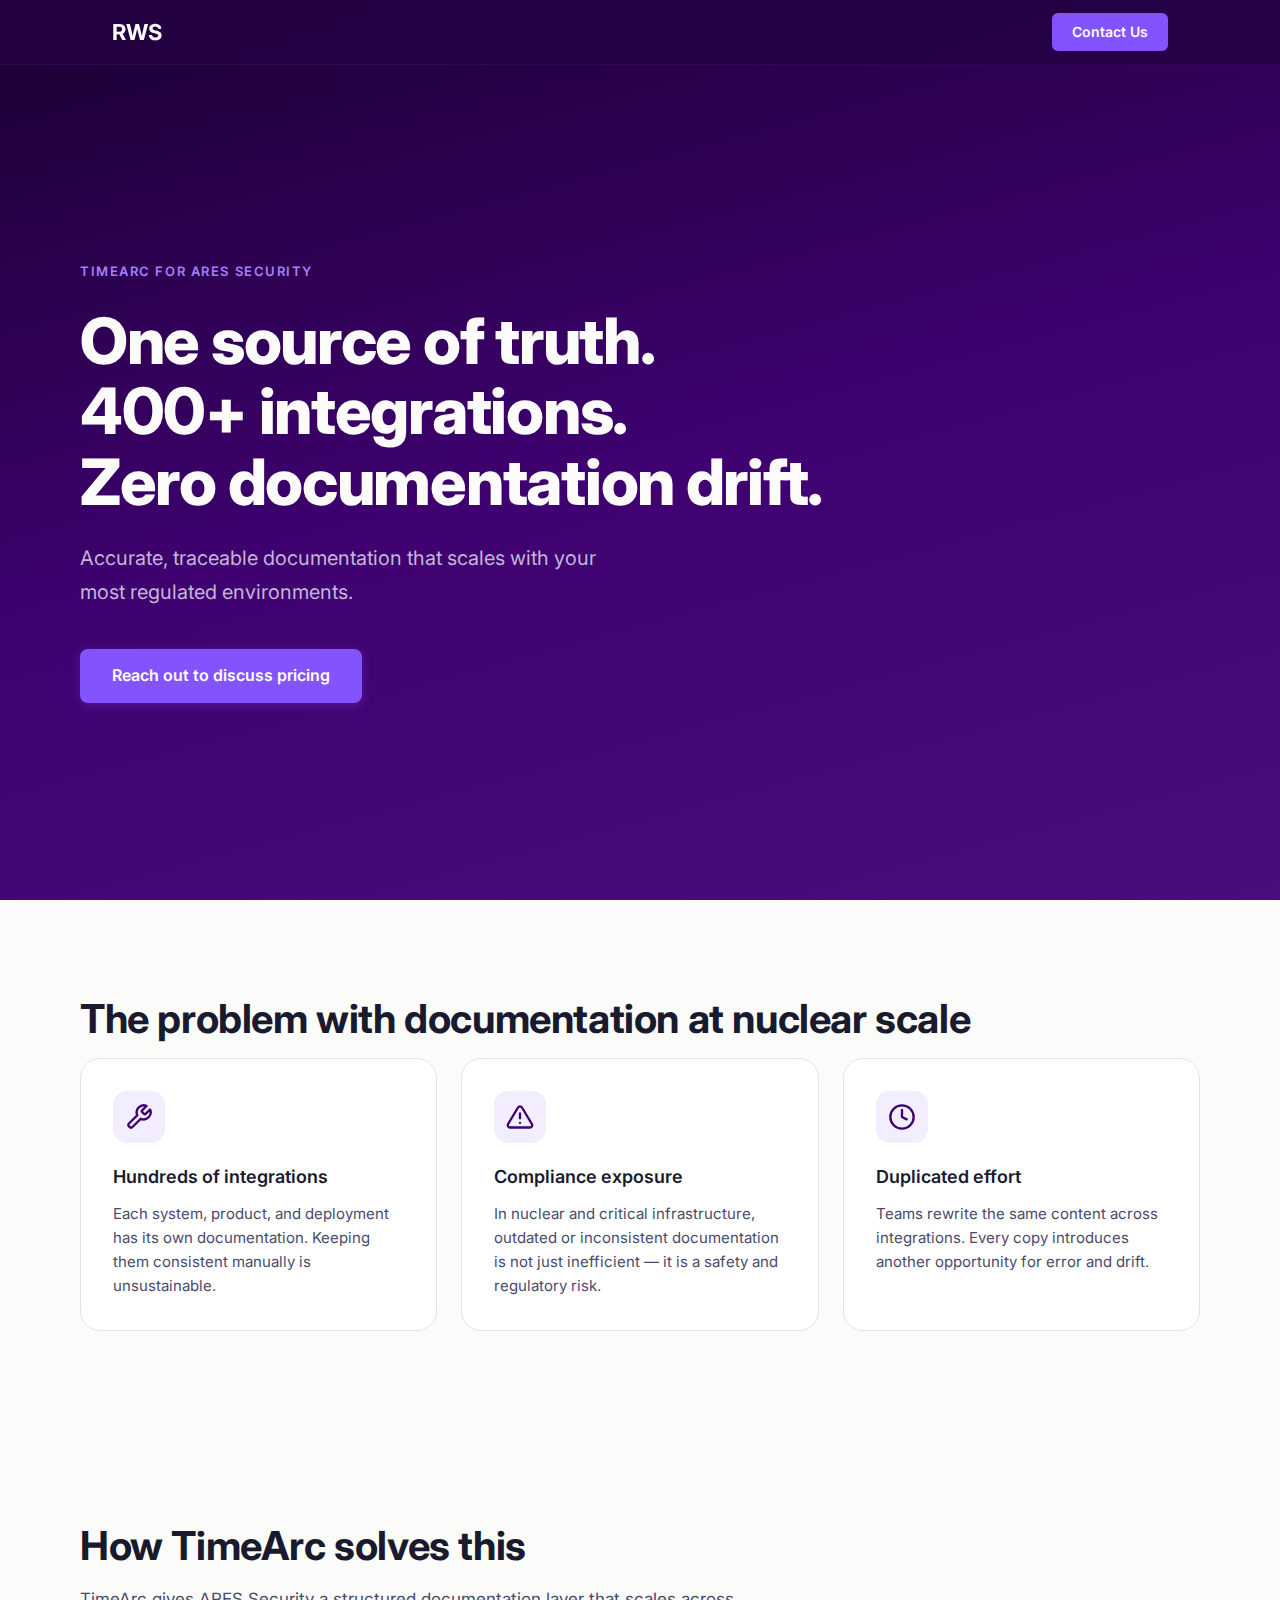
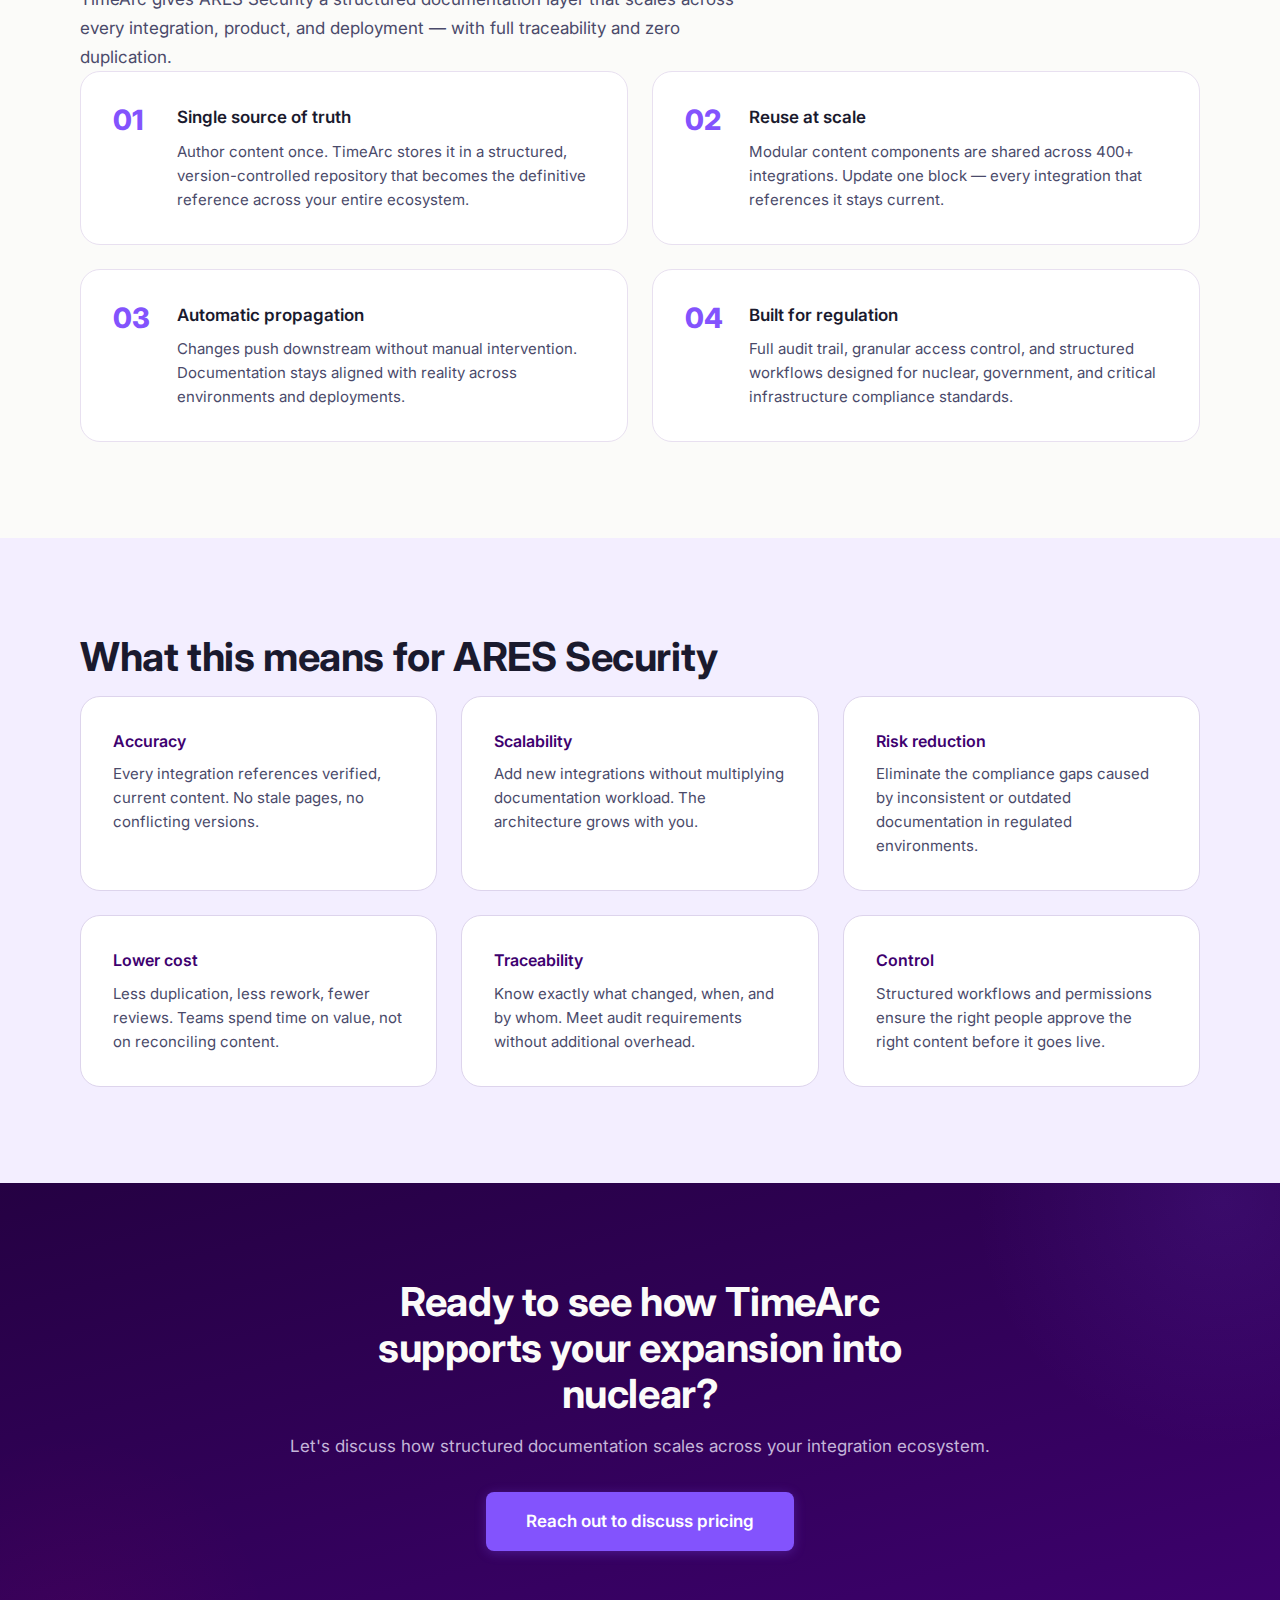
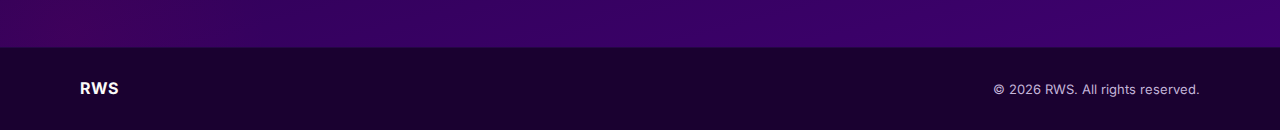
<file: index.html>
<!DOCTYPE html>
<html lang="en">
<head>
  <meta charset="UTF-8">
  <meta name="viewport" content="width=device-width, initial-scale=1.0">
  <title>TimeArc for ARES Security | Documentation Accuracy at Scale</title>
  <link rel="stylesheet" href="styles.css">
  <link rel="preconnect" href="https://fonts.googleapis.com">
  <link rel="preconnect" href="https://fonts.gstatic.com" crossorigin>
  <link href="https://fonts.googleapis.com/css2?family=Inter:wght@400;500;600;700&display=swap" rel="stylesheet">
</head>
<body>

  <!-- Nav -->
  <nav class="nav">
    <div class="nav-inner">
      <div class="logo">
        <svg width="80" height="32" viewBox="0 0 80 32" fill="none" xmlns="http://www.w3.org/2000/svg">
          <text x="0" y="24" font-family="Inter, Arial, sans-serif" font-weight="700" font-size="22" fill="#FBFBF9">RWS</text>
        </svg>
      </div>
      <a href="mailto:sabrahem@rws.com" class="nav-cta">Contact Us</a>
    </div>
  </nav>

  <!-- Hero -->
  <header class="hero">
    <div class="hero-inner">
      <p class="hero-label">TimeArc for ARES Security</p>
      <h1>One source of truth.<br>400+ integrations.<br>Zero documentation drift.</h1>
      <p class="hero-sub">
        Accurate, traceable documentation that scales with your most regulated environments.
      </p>
      <a href="mailto:sabrahem@rws.com" class="btn-primary">Reach out to discuss pricing</a>
    </div>
  </header>

  <!-- Problem -->
  <section class="section section-dark">
    <div class="section-inner">
      <h2>The problem with documentation at nuclear scale</h2>
      <div class="problem-grid">
        <div class="problem-card">
          <div class="problem-icon">
            <svg width="28" height="28" viewBox="0 0 24 24" fill="none" stroke="currentColor" stroke-width="2" stroke-linecap="round" stroke-linejoin="round"><path d="M14.7 6.3a1 1 0 0 0 0 1.4l1.6 1.6a1 1 0 0 0 1.4 0l3.77-3.77a6 6 0 0 1-7.94 7.94l-6.91 6.91a2.12 2.12 0 0 1-3-3l6.91-6.91a6 6 0 0 1 7.94-7.94l-3.76 3.76z"/></svg>
          </div>
          <h3>Hundreds of integrations</h3>
          <p>Each system, product, and deployment has its own documentation. Keeping them consistent manually is unsustainable.</p>
        </div>
        <div class="problem-card">
          <div class="problem-icon">
            <svg width="28" height="28" viewBox="0 0 24 24" fill="none" stroke="currentColor" stroke-width="2" stroke-linecap="round" stroke-linejoin="round"><path d="M10.29 3.86L1.82 18a2 2 0 0 0 1.71 3h16.94a2 2 0 0 0 1.71-3L13.71 3.86a2 2 0 0 0-3.42 0z"/><line x1="12" y1="9" x2="12" y2="13"/><line x1="12" y1="17" x2="12.01" y2="17"/></svg>
          </div>
          <h3>Compliance exposure</h3>
          <p>In nuclear and critical infrastructure, outdated or inconsistent documentation is not just inefficient &mdash; it is a safety and regulatory risk.</p>
        </div>
        <div class="problem-card">
          <div class="problem-icon">
            <svg width="28" height="28" viewBox="0 0 24 24" fill="none" stroke="currentColor" stroke-width="2" stroke-linecap="round" stroke-linejoin="round"><circle cx="12" cy="12" r="10"/><polyline points="12 6 12 12 16 14"/></svg>
          </div>
          <h3>Duplicated effort</h3>
          <p>Teams rewrite the same content across integrations. Every copy introduces another opportunity for error and drift.</p>
        </div>
      </div>
    </div>
  </section>

  <!-- Solution -->
  <section class="section">
    <div class="section-inner">
      <h2>How TimeArc solves this</h2>
      <p class="section-lead">
        TimeArc gives ARES Security a structured documentation layer that scales across every integration, product, and deployment &mdash; with full traceability and zero duplication.
      </p>
      <div class="solution-grid">
        <div class="solution-item">
          <div class="solution-number">01</div>
          <div>
            <h3>Single source of truth</h3>
            <p>Author content once. TimeArc stores it in a structured, version-controlled repository that becomes the definitive reference across your entire ecosystem.</p>
          </div>
        </div>
        <div class="solution-item">
          <div class="solution-number">02</div>
          <div>
            <h3>Reuse at scale</h3>
            <p>Modular content components are shared across 400+ integrations. Update one block &mdash; every integration that references it stays current.</p>
          </div>
        </div>
        <div class="solution-item">
          <div class="solution-number">03</div>
          <div>
            <h3>Automatic propagation</h3>
            <p>Changes push downstream without manual intervention. Documentation stays aligned with reality across environments and deployments.</p>
          </div>
        </div>
        <div class="solution-item">
          <div class="solution-number">04</div>
          <div>
            <h3>Built for regulation</h3>
            <p>Full audit trail, granular access control, and structured workflows designed for nuclear, government, and critical infrastructure compliance standards.</p>
          </div>
        </div>
      </div>
    </div>
  </section>

  <!-- Benefits -->
  <section class="section section-accent">
    <div class="section-inner">
      <h2>What this means for ARES Security</h2>
      <div class="benefits-grid">
        <div class="benefit">
          <h3>Accuracy</h3>
          <p>Every integration references verified, current content. No stale pages, no conflicting versions.</p>
        </div>
        <div class="benefit">
          <h3>Scalability</h3>
          <p>Add new integrations without multiplying documentation workload. The architecture grows with you.</p>
        </div>
        <div class="benefit">
          <h3>Risk reduction</h3>
          <p>Eliminate the compliance gaps caused by inconsistent or outdated documentation in regulated environments.</p>
        </div>
        <div class="benefit">
          <h3>Lower cost</h3>
          <p>Less duplication, less rework, fewer reviews. Teams spend time on value, not on reconciling content.</p>
        </div>
        <div class="benefit">
          <h3>Traceability</h3>
          <p>Know exactly what changed, when, and by whom. Meet audit requirements without additional overhead.</p>
        </div>
        <div class="benefit">
          <h3>Control</h3>
          <p>Structured workflows and permissions ensure the right people approve the right content before it goes live.</p>
        </div>
      </div>
    </div>
  </section>

  <!-- CTA -->
  <section class="section section-cta">
    <div class="section-inner cta-inner">
      <h2>Ready to see how TimeArc supports your expansion into nuclear?</h2>
      <p>Let's discuss how structured documentation scales across your integration ecosystem.</p>
      <a href="mailto:sabrahem@rws.com" class="btn-primary btn-large">Reach out to discuss pricing</a>
    </div>
  </section>

  <!-- Footer -->
  <footer class="footer">
    <div class="footer-inner">
      <span class="footer-brand">RWS</span>
      <span class="footer-copy">&copy; 2026 RWS. All rights reserved.</span>
    </div>
  </footer>

</body>
</html>
</file>
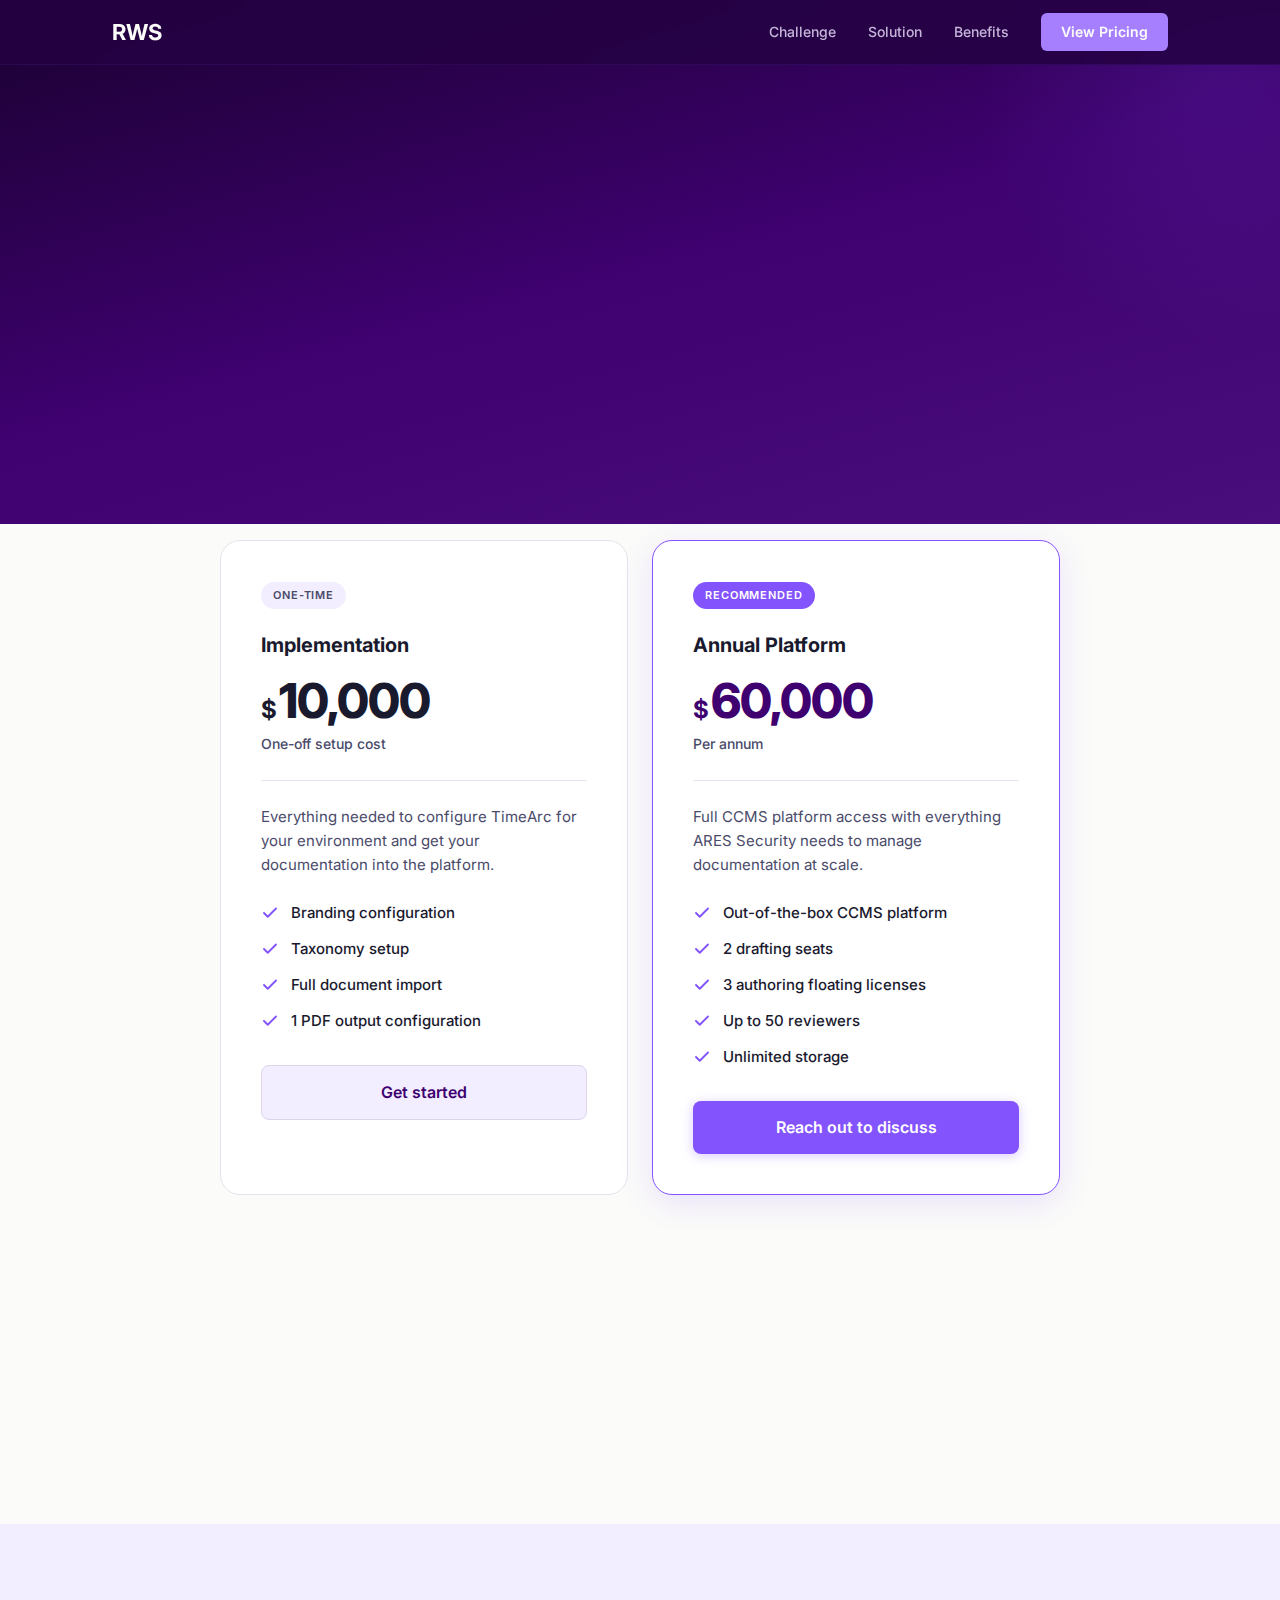
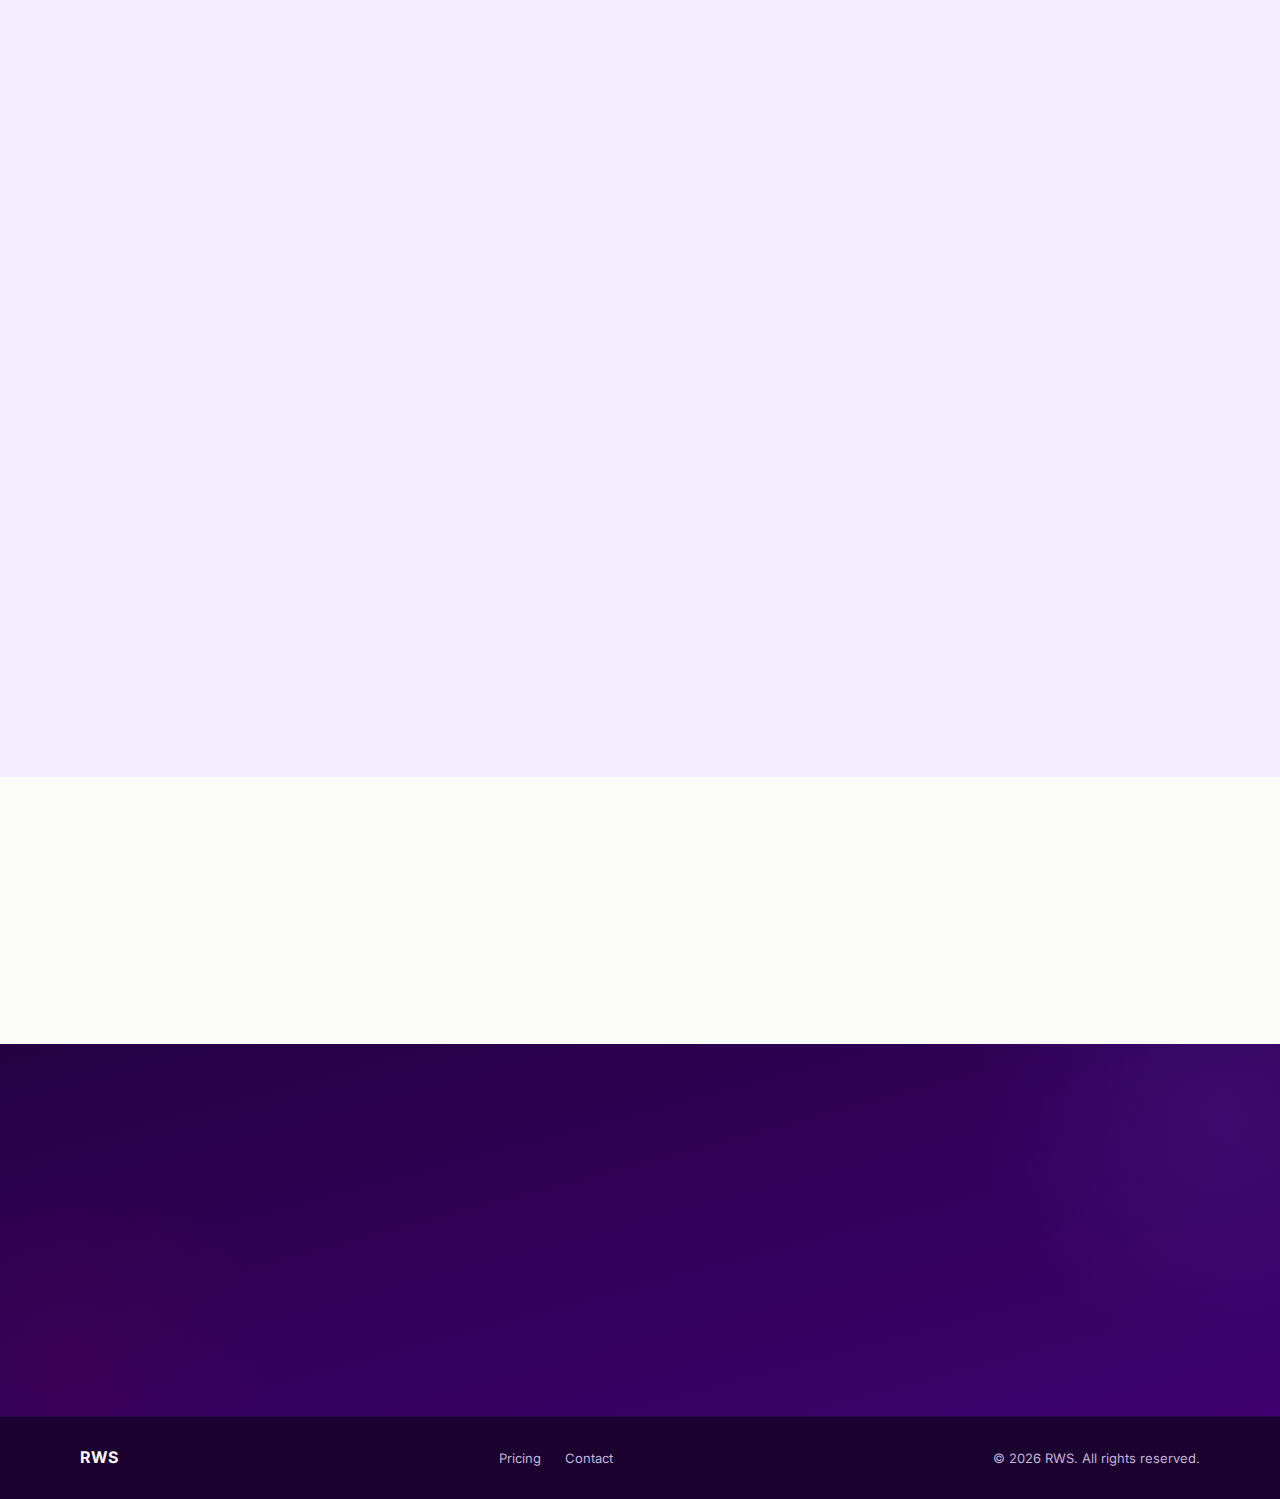
<file: pricing.html>
<!DOCTYPE html>
<html lang="en">
<head>
  <meta charset="UTF-8">
  <meta name="viewport" content="width=device-width, initial-scale=1.0">
  <title>Pricing | TimeArc for ARES Security</title>
  <link rel="stylesheet" href="styles.css">
  <link rel="preconnect" href="https://fonts.googleapis.com">
  <link rel="preconnect" href="https://fonts.gstatic.com" crossorigin>
  <link href="https://fonts.googleapis.com/css2?family=Inter:wght@400;500;600;700;800&display=swap" rel="stylesheet">
</head>
<body>

  <!-- Nav -->
  <nav class="nav" id="nav">
    <div class="nav-inner">
      <a href="index.html" class="logo">
        <svg width="80" height="32" viewBox="0 0 80 32" fill="none" xmlns="http://www.w3.org/2000/svg">
          <text x="0" y="24" font-family="Inter, Arial, sans-serif" font-weight="700" font-size="22" fill="#FBFBF9">RWS</text>
        </svg>
      </a>
      <div class="nav-links">
        <a href="index.html#problem" class="nav-link">Challenge</a>
        <a href="index.html#solution" class="nav-link">Solution</a>
        <a href="index.html#benefits" class="nav-link">Benefits</a>
        <a href="pricing.html" class="nav-cta nav-cta-active">View Pricing</a>
      </div>
      <button class="nav-toggle" id="navToggle" aria-label="Toggle menu">
        <span></span><span></span><span></span>
      </button>
    </div>
    <div class="mobile-menu" id="mobileMenu">
      <a href="index.html#problem" class="mobile-link">Challenge</a>
      <a href="index.html#solution" class="mobile-link">Solution</a>
      <a href="index.html#benefits" class="mobile-link">Benefits</a>
      <a href="pricing.html" class="mobile-link mobile-link-cta">View Pricing</a>
    </div>
  </nav>

  <!-- Pricing Hero -->
  <header class="pricing-hero">
    <div class="pricing-hero-inner">
      <div class="reveal">
        <span class="section-tag section-tag-light">Pricing</span>
      </div>
      <div class="reveal reveal-delay-1">
        <h1>Transparent pricing for enterprise documentation</h1>
      </div>
      <div class="reveal reveal-delay-2">
        <p class="hero-sub">
          One implementation. One annual subscription. Full documentation control across your entire integration ecosystem.
        </p>
      </div>
    </div>
  </header>

  <!-- Pricing Cards -->
  <section class="pricing-section">
    <div class="pricing-inner">
      <div class="pricing-cards">

        <!-- Implementation -->
        <div class="pricing-card fade-up">
          <div class="pricing-card-badge">One-time</div>
          <h2 class="pricing-card-title">Implementation</h2>
          <div class="pricing-card-price">
            <span class="pricing-currency">$</span>
            <span class="pricing-amount">10,000</span>
          </div>
          <p class="pricing-card-term">One-off setup cost</p>
          <div class="pricing-card-divider"></div>
          <p class="pricing-card-desc">
            Everything needed to configure TimeArc for your environment and get your documentation into the platform.
          </p>
          <ul class="pricing-features">
            <li>
              <svg width="18" height="18" viewBox="0 0 24 24" fill="none" stroke="currentColor" stroke-width="2.5" stroke-linecap="round" stroke-linejoin="round"><polyline points="20 6 9 17 4 12"/></svg>
              Branding configuration
            </li>
            <li>
              <svg width="18" height="18" viewBox="0 0 24 24" fill="none" stroke="currentColor" stroke-width="2.5" stroke-linecap="round" stroke-linejoin="round"><polyline points="20 6 9 17 4 12"/></svg>
              Taxonomy setup
            </li>
            <li>
              <svg width="18" height="18" viewBox="0 0 24 24" fill="none" stroke="currentColor" stroke-width="2.5" stroke-linecap="round" stroke-linejoin="round"><polyline points="20 6 9 17 4 12"/></svg>
              Full document import
            </li>
            <li>
              <svg width="18" height="18" viewBox="0 0 24 24" fill="none" stroke="currentColor" stroke-width="2.5" stroke-linecap="round" stroke-linejoin="round"><polyline points="20 6 9 17 4 12"/></svg>
              1 PDF output configuration
            </li>
          </ul>
          <a href="mailto:sabrahem@rws.com?subject=TimeArc%20Implementation%20%E2%80%93%20ARES%20Security" class="btn-secondary">Get started</a>
        </div>

        <!-- Annual -->
        <div class="pricing-card pricing-card-featured fade-up fade-up-delay-1">
          <div class="pricing-card-badge pricing-badge-featured">Recommended</div>
          <h2 class="pricing-card-title">Annual Platform</h2>
          <div class="pricing-card-price">
            <span class="pricing-currency">$</span>
            <span class="pricing-amount">60,000</span>
          </div>
          <p class="pricing-card-term">Per annum</p>
          <div class="pricing-card-divider"></div>
          <p class="pricing-card-desc">
            Full CCMS platform access with everything ARES Security needs to manage documentation at scale.
          </p>
          <ul class="pricing-features">
            <li>
              <svg width="18" height="18" viewBox="0 0 24 24" fill="none" stroke="currentColor" stroke-width="2.5" stroke-linecap="round" stroke-linejoin="round"><polyline points="20 6 9 17 4 12"/></svg>
              Out-of-the-box CCMS platform
            </li>
            <li>
              <svg width="18" height="18" viewBox="0 0 24 24" fill="none" stroke="currentColor" stroke-width="2.5" stroke-linecap="round" stroke-linejoin="round"><polyline points="20 6 9 17 4 12"/></svg>
              2 drafting seats
            </li>
            <li>
              <svg width="18" height="18" viewBox="0 0 24 24" fill="none" stroke="currentColor" stroke-width="2.5" stroke-linecap="round" stroke-linejoin="round"><polyline points="20 6 9 17 4 12"/></svg>
              3 authoring floating licenses
            </li>
            <li>
              <svg width="18" height="18" viewBox="0 0 24 24" fill="none" stroke="currentColor" stroke-width="2.5" stroke-linecap="round" stroke-linejoin="round"><polyline points="20 6 9 17 4 12"/></svg>
              Up to 50 reviewers
            </li>
            <li>
              <svg width="18" height="18" viewBox="0 0 24 24" fill="none" stroke="currentColor" stroke-width="2.5" stroke-linecap="round" stroke-linejoin="round"><polyline points="20 6 9 17 4 12"/></svg>
              Unlimited storage
            </li>
          </ul>
          <a href="mailto:sabrahem@rws.com?subject=TimeArc%20Annual%20Plan%20%E2%80%93%20ARES%20Security" class="btn-primary">Reach out to discuss</a>
        </div>

      </div>

      <!-- Additional Licenses -->
      <div class="pricing-addon fade-up">
        <div class="pricing-addon-inner">
          <div class="pricing-addon-left">
            <div class="pricing-addon-icon">
              <svg width="24" height="24" viewBox="0 0 24 24" fill="none" stroke="currentColor" stroke-width="2" stroke-linecap="round" stroke-linejoin="round"><path d="M16 21v-2a4 4 0 0 0-4-4H5a4 4 0 0 0-4 4v2"/><circle cx="8.5" cy="7" r="4"/><line x1="20" y1="8" x2="20" y2="14"/><line x1="23" y1="11" x2="17" y2="11"/></svg>
            </div>
            <div>
              <h3>Additional Authoring Licenses</h3>
              <p>Need more than 3 authors? Add floating licenses for additional team members as your documentation needs grow.</p>
            </div>
          </div>
          <div class="pricing-addon-right">
            <span class="pricing-addon-price">$125</span>
            <span class="pricing-addon-term">/month per user</span>
          </div>
        </div>
      </div>

      <!-- Total Summary -->
      <div class="pricing-summary fade-up">
        <div class="pricing-summary-inner">
          <div class="pricing-summary-left">
            <h3>Year-one total</h3>
            <p>Implementation + first year of platform access</p>
          </div>
          <div class="pricing-summary-right">
            <span class="pricing-summary-amount">$70,000</span>
            <span class="pricing-summary-note">then $60,000/year</span>
          </div>
        </div>
      </div>
    </div>
  </section>

  <!-- What's included detail -->
  <section class="section section-accent">
    <div class="section-inner">
      <div class="section-header fade-up">
        <span class="section-tag">What You Get</span>
        <h2>Everything included, nothing hidden</h2>
      </div>
      <div class="included-grid">
        <div class="included-item fade-up">
          <div class="included-icon">
            <svg width="24" height="24" viewBox="0 0 24 24" fill="none" stroke="currentColor" stroke-width="2" stroke-linecap="round" stroke-linejoin="round"><path d="M12 2L2 7l10 5 10-5-10-5z"/><path d="M2 17l10 5 10-5"/><path d="M2 12l10 5 10-5"/></svg>
          </div>
          <h3>Structured content management</h3>
          <p>Full CCMS with modular, reusable content blocks designed for large-scale integration documentation.</p>
        </div>
        <div class="included-item fade-up fade-up-delay-1">
          <div class="included-icon">
            <svg width="24" height="24" viewBox="0 0 24 24" fill="none" stroke="currentColor" stroke-width="2" stroke-linecap="round" stroke-linejoin="round"><path d="M17 21v-2a4 4 0 0 0-4-4H5a4 4 0 0 0-4 4v2"/><circle cx="9" cy="7" r="4"/><path d="M23 21v-2a4 4 0 0 0-3-3.87"/><path d="M16 3.13a4 4 0 0 1 0 7.75"/></svg>
          </div>
          <h3>Team access for 55+ users</h3>
          <p>2 drafting seats plus 3 authoring floating licenses and up to 50 reviewers, with additional authors available at $125/month each.</p>
        </div>
        <div class="included-item fade-up fade-up-delay-2">
          <div class="included-icon">
            <svg width="24" height="24" viewBox="0 0 24 24" fill="none" stroke="currentColor" stroke-width="2" stroke-linecap="round" stroke-linejoin="round"><path d="M14 2H6a2 2 0 0 0-2 2v16a2 2 0 0 0 2 2h12a2 2 0 0 0 2-2V8z"/><polyline points="14 2 14 8 20 8"/><line x1="16" y1="13" x2="8" y2="13"/><line x1="16" y1="17" x2="8" y2="17"/><polyline points="10 9 9 9 8 9"/></svg>
          </div>
          <h3>Unlimited storage</h3>
          <p>No page or storage caps. Scale your documentation freely as ARES Security expands into new integrations and environments.</p>
        </div>
        <div class="included-item fade-up">
          <div class="included-icon">
            <svg width="24" height="24" viewBox="0 0 24 24" fill="none" stroke="currentColor" stroke-width="2" stroke-linecap="round" stroke-linejoin="round"><rect x="3" y="3" width="18" height="18" rx="2" ry="2"/><line x1="3" y1="9" x2="21" y2="9"/><line x1="9" y1="21" x2="9" y2="9"/></svg>
          </div>
          <h3>Custom taxonomy</h3>
          <p>Content architecture mapped to your products, integrations, and deployment environments during setup.</p>
        </div>
        <div class="included-item fade-up fade-up-delay-1">
          <div class="included-icon">
            <svg width="24" height="24" viewBox="0 0 24 24" fill="none" stroke="currentColor" stroke-width="2" stroke-linecap="round" stroke-linejoin="round"><circle cx="12" cy="12" r="3"/><path d="M19.4 15a1.65 1.65 0 0 0 .33 1.82l.06.06a2 2 0 0 1 0 2.83 2 2 0 0 1-2.83 0l-.06-.06a1.65 1.65 0 0 0-1.82-.33 1.65 1.65 0 0 0-1 1.51V21a2 2 0 0 1-2 2 2 2 0 0 1-2-2v-.09A1.65 1.65 0 0 0 9 19.4a1.65 1.65 0 0 0-1.82.33l-.06.06a2 2 0 0 1-2.83 0 2 2 0 0 1 0-2.83l.06-.06A1.65 1.65 0 0 0 4.68 15a1.65 1.65 0 0 0-1.51-1H3a2 2 0 0 1-2-2 2 2 0 0 1 2-2h.09A1.65 1.65 0 0 0 4.6 9a1.65 1.65 0 0 0-.33-1.82l-.06-.06a2 2 0 0 1 0-2.83 2 2 0 0 1 2.83 0l.06.06A1.65 1.65 0 0 0 9 4.68a1.65 1.65 0 0 0 1-1.51V3a2 2 0 0 1 2-2 2 2 0 0 1 2 2v.09a1.65 1.65 0 0 0 1 1.51 1.65 1.65 0 0 0 1.82-.33l.06-.06a2 2 0 0 1 2.83 0 2 2 0 0 1 0 2.83l-.06.06a1.65 1.65 0 0 0-.33 1.82V9a1.65 1.65 0 0 0 1.51 1H21a2 2 0 0 1 2 2 2 2 0 0 1-2 2h-.09a1.65 1.65 0 0 0-1.51 1z"/></svg>
          </div>
          <h3>Branded PDF output</h3>
          <p>Pre-configured PDF generation with your branding, ready for distribution and compliance review.</p>
        </div>
        <div class="included-item fade-up fade-up-delay-2">
          <div class="included-icon">
            <svg width="24" height="24" viewBox="0 0 24 24" fill="none" stroke="currentColor" stroke-width="2" stroke-linecap="round" stroke-linejoin="round"><path d="M12 22s8-4 8-10V5l-8-3-8 3v7c0 6 8 10 8 10z"/></svg>
          </div>
          <h3>Compliance-ready</h3>
          <p>Full audit trail, version history, and access controls built for nuclear and critical infrastructure standards.</p>
        </div>
      </div>
    </div>
  </section>

  <!-- Pilot CTA on pricing page too -->
  <section class="section section-pilot-compact">
    <div class="section-inner">
      <div class="pilot-compact-inner fade-up">
        <div>
          <h2>Want to validate before you commit?</h2>
          <p>Start with a structured pilot. We just need access to your current workflows to scope it.</p>
        </div>
        <a href="mailto:sabrahem@rws.com?subject=TimeArc%20Pilot%20%E2%80%93%20ARES%20Security&body=We%20are%20interested%20in%20discussing%20a%20TimeArc%20pilot.%20Please%20let%20us%20know%20the%20next%20steps%20for%20sharing%20our%20workflow%20documentation." class="btn-primary">Request a Pilot</a>
      </div>
    </div>
  </section>

  <!-- CTA -->
  <section class="section section-cta">
    <div class="section-inner cta-inner fade-up">
      <h2>Ready to get started?</h2>
      <p>Let's discuss how TimeArc fits into your documentation strategy.</p>
      <div class="cta-actions">
        <a href="mailto:sabrahem@rws.com?subject=TimeArc%20Pricing%20Discussion%20%E2%80%93%20ARES%20Security" class="btn-primary btn-large">Reach out to discuss pricing</a>
        <a href="index.html" class="btn-outline-light">Back to overview</a>
      </div>
    </div>
  </section>

  <!-- Footer -->
  <footer class="footer">
    <div class="footer-inner">
      <span class="footer-brand">RWS</span>
      <div class="footer-links">
        <a href="pricing.html">Pricing</a>
        <a href="mailto:sabrahem@rws.com">Contact</a>
      </div>
      <span class="footer-copy">&copy; 2026 RWS. All rights reserved.</span>
    </div>
  </footer>

  <script src="main.js"></script>
</body>
</html>
</file>
<file: styles.css>
/* ========================================
   TimeArc for ARES Security — Product Page
   RWS-inspired branding
   ======================================== */

:root {
  --purple-deep: #250143;
  --purple-primary: #3E016F;
  --purple-mid: #5A1A8F;
  --violet: #8353FD;
  --violet-light: #A67FFE;
  --magenta: #E60054;
  --bg-light: #FBFBF9;
  --bg-soft: #F3EEFF;
  --bg-card: #FFFFFF;
  --text-primary: #1A1A2E;
  --text-secondary: #4A4A6A;
  --text-on-dark: #FBFBF9;
  --text-muted-dark: #C4B5D9;
  --radius: 0.75rem;
  --radius-lg: 1.25rem;
  --max-width: 1120px;
}

/* Reset */
*, *::before, *::after {
  margin: 0;
  padding: 0;
  box-sizing: border-box;
}

html {
  font-size: 16px;
  scroll-behavior: smooth;
  -webkit-font-smoothing: antialiased;
  -moz-osx-font-smoothing: grayscale;
}

body {
  font-family: 'Inter', Arial, Helvetica, sans-serif;
  color: var(--text-primary);
  background: var(--bg-light);
  line-height: 1.6;
  overflow-x: hidden;
}

/* ========================================
   NAV
   ======================================== */
.nav {
  position: fixed;
  top: 0;
  left: 0;
  width: 100%;
  z-index: 100;
  background: rgba(37, 1, 67, 0.85);
  backdrop-filter: blur(16px);
  -webkit-backdrop-filter: blur(16px);
  border-bottom: 1px solid rgba(131, 83, 253, 0.1);
  transition: background 0.3s ease, box-shadow 0.3s ease;
}

.nav.scrolled {
  background: rgba(37, 1, 67, 0.97);
  box-shadow: 0 4px 30px rgba(0, 0, 0, 0.3);
}

.nav-inner {
  max-width: var(--max-width);
  margin: 0 auto;
  padding: 0 2rem;
  height: 64px;
  display: flex;
  align-items: center;
  justify-content: space-between;
}

.logo {
  display: flex;
  align-items: center;
  text-decoration: none;
}

.nav-links {
  display: flex;
  align-items: center;
  gap: 2rem;
}

.nav-link {
  font-size: 0.875rem;
  font-weight: 500;
  color: var(--text-muted-dark);
  text-decoration: none;
  transition: color 0.2s ease;
  position: relative;
}

.nav-link::after {
  content: '';
  position: absolute;
  bottom: -4px;
  left: 0;
  width: 0;
  height: 2px;
  background: var(--violet);
  transition: width 0.2s ease;
}

.nav-link:hover {
  color: var(--text-on-dark);
}

.nav-link:hover::after {
  width: 100%;
}

.nav-cta {
  font-size: 0.875rem;
  font-weight: 600;
  color: var(--text-on-dark);
  text-decoration: none;
  padding: 0.5rem 1.25rem;
  background: var(--violet);
  border-radius: 6px;
  transition: all 0.2s ease;
}

.nav-cta:hover {
  background: var(--violet-light);
  transform: translateY(-1px);
}

.nav-cta-active {
  background: var(--violet-light);
}

/* Mobile nav toggle */
.nav-toggle {
  display: none;
  flex-direction: column;
  gap: 5px;
  background: none;
  border: none;
  cursor: pointer;
  padding: 4px;
}

.nav-toggle span {
  display: block;
  width: 22px;
  height: 2px;
  background: var(--text-on-dark);
  transition: all 0.3s ease;
  border-radius: 1px;
}

.nav-toggle.active span:nth-child(1) {
  transform: rotate(45deg) translate(5px, 5px);
}

.nav-toggle.active span:nth-child(2) {
  opacity: 0;
}

.nav-toggle.active span:nth-child(3) {
  transform: rotate(-45deg) translate(5px, -5px);
}

.mobile-menu {
  display: none;
  flex-direction: column;
  padding: 0 2rem 1.5rem;
  gap: 0;
  max-height: 0;
  overflow: hidden;
  transition: max-height 0.3s ease, padding 0.3s ease;
}

.mobile-menu.open {
  max-height: 300px;
  padding: 0.5rem 2rem 1.5rem;
}

.mobile-link {
  display: block;
  padding: 0.75rem 0;
  font-size: 0.9375rem;
  font-weight: 500;
  color: var(--text-muted-dark);
  text-decoration: none;
  border-bottom: 1px solid rgba(131, 83, 253, 0.1);
  transition: color 0.2s ease;
}

.mobile-link:hover {
  color: var(--text-on-dark);
}

.mobile-link-cta {
  color: var(--violet-light);
  font-weight: 600;
  border: none;
  margin-top: 0.5rem;
}

/* ========================================
   HERO
   ======================================== */
.hero {
  background: var(--purple-deep);
  background: linear-gradient(165deg, #1A0130 0%, var(--purple-primary) 50%, #4A0E7C 100%);
  padding: 11rem 2rem 7rem;
  position: relative;
  overflow: hidden;
  min-height: 100vh;
  display: flex;
  flex-direction: column;
  justify-content: center;
}

.hero-canvas {
  position: absolute;
  top: 0;
  left: 0;
  width: 100%;
  height: 100%;
  pointer-events: none;
  z-index: 0;
}

.hero-inner {
  max-width: var(--max-width);
  margin: 0 auto;
  position: relative;
  z-index: 1;
  width: 100%;
}

.hero-label {
  font-size: 0.8125rem;
  font-weight: 600;
  letter-spacing: 0.12em;
  text-transform: uppercase;
  color: var(--violet-light);
  margin-bottom: 1.5rem;
}

.hero h1 {
  font-size: clamp(2.5rem, 5.5vw, 4rem);
  font-weight: 800;
  line-height: 1.1;
  color: var(--text-on-dark);
  max-width: 780px;
  margin-bottom: 1.5rem;
  letter-spacing: -0.02em;
}

.hero-sub {
  font-size: clamp(1.0625rem, 2vw, 1.25rem);
  color: var(--text-muted-dark);
  max-width: 560px;
  line-height: 1.7;
  margin-bottom: 2.5rem;
  font-weight: 400;
}

.hero-actions {
  display: flex;
  gap: 1rem;
  flex-wrap: wrap;
}

/* Hero scroll indicator */
.hero-scroll-indicator {
  position: absolute;
  bottom: 2.5rem;
  left: 50%;
  transform: translateX(-50%);
  display: flex;
  flex-direction: column;
  align-items: center;
  gap: 0.75rem;
  color: var(--text-muted-dark);
  z-index: 1;
  opacity: 1;
  transition: opacity 0.4s ease;
}

.hero-scroll-indicator.hidden {
  opacity: 0;
  pointer-events: none;
}

.hero-scroll-indicator span {
  font-size: 0.6875rem;
  font-weight: 500;
  letter-spacing: 0.1em;
  text-transform: uppercase;
}

@keyframes scrollDot {
  0%, 100% { cy: 8; opacity: 1; }
  50% { cy: 16; opacity: 0.3; }
}

.scroll-dot {
  animation: scrollDot 1.8s ease-in-out infinite;
}

/* Hero reveal animations */
.reveal {
  opacity: 0;
  transform: translateY(30px);
  animation: revealUp 0.8s ease forwards;
}

.reveal-delay-1 { animation-delay: 0.15s; }
.reveal-delay-2 { animation-delay: 0.3s; }
.reveal-delay-3 { animation-delay: 0.45s; }

@keyframes revealUp {
  to {
    opacity: 1;
    transform: translateY(0);
  }
}

/* ========================================
   BUTTONS
   ======================================== */
.btn-primary {
  display: inline-flex;
  align-items: center;
  justify-content: center;
  padding: 0.875rem 2rem;
  font-size: 1rem;
  font-weight: 600;
  font-family: inherit;
  color: #fff;
  background: var(--violet);
  border: none;
  border-radius: 8px;
  text-decoration: none;
  cursor: pointer;
  transition: all 0.25s ease;
  box-shadow: 0 2px 12px rgba(131, 83, 253, 0.3);
  position: relative;
  overflow: hidden;
}

.btn-primary::before {
  content: '';
  position: absolute;
  top: 0;
  left: -100%;
  width: 100%;
  height: 100%;
  background: linear-gradient(90deg, transparent, rgba(255,255,255,0.15), transparent);
  transition: left 0.5s ease;
}

.btn-primary:hover::before {
  left: 100%;
}

.btn-primary:hover {
  background: var(--violet-light);
  box-shadow: 0 6px 24px rgba(131, 83, 253, 0.45);
  transform: translateY(-2px);
}

.btn-large {
  padding: 1rem 2.5rem;
  font-size: 1.0625rem;
}

.btn-outline {
  display: inline-flex;
  align-items: center;
  justify-content: center;
  padding: 0.875rem 2rem;
  font-size: 1rem;
  font-weight: 600;
  font-family: inherit;
  color: var(--text-on-dark);
  background: transparent;
  border: 1.5px solid rgba(251, 251, 249, 0.35);
  border-radius: 8px;
  text-decoration: none;
  cursor: pointer;
  transition: all 0.25s ease;
}

.btn-outline:hover {
  background: rgba(251, 251, 249, 0.08);
  border-color: rgba(251, 251, 249, 0.6);
  transform: translateY(-2px);
}

.btn-outline-light {
  display: inline-flex;
  align-items: center;
  justify-content: center;
  padding: 0.875rem 2rem;
  font-size: 1rem;
  font-weight: 600;
  font-family: inherit;
  color: var(--text-on-dark);
  background: transparent;
  border: 1.5px solid rgba(251, 251, 249, 0.35);
  border-radius: 8px;
  text-decoration: none;
  cursor: pointer;
  transition: all 0.25s ease;
}

.btn-outline-light:hover {
  background: rgba(251, 251, 249, 0.08);
  border-color: rgba(251, 251, 249, 0.6);
  transform: translateY(-2px);
}

.btn-ghost {
  display: inline-flex;
  align-items: center;
  justify-content: center;
  padding: 0.875rem 2rem;
  font-size: 1rem;
  font-weight: 600;
  font-family: inherit;
  color: var(--violet);
  background: transparent;
  border: 1.5px solid var(--violet);
  border-radius: 8px;
  text-decoration: none;
  cursor: pointer;
  transition: all 0.25s ease;
}

.btn-ghost:hover {
  background: rgba(131, 83, 253, 0.08);
  transform: translateY(-2px);
}

.btn-secondary {
  display: inline-flex;
  align-items: center;
  justify-content: center;
  padding: 0.875rem 2rem;
  font-size: 1rem;
  font-weight: 600;
  font-family: inherit;
  width: 100%;
  color: var(--purple-primary);
  background: var(--bg-soft);
  border: 1.5px solid #DDD4EC;
  border-radius: 8px;
  text-decoration: none;
  cursor: pointer;
  transition: all 0.25s ease;
}

.btn-secondary:hover {
  background: #E8DDFF;
  border-color: var(--violet);
  transform: translateY(-2px);
}

/* ========================================
   STATS BAR
   ======================================== */
.stats-bar {
  background: var(--purple-deep);
  border-bottom: 1px solid rgba(131, 83, 253, 0.15);
  padding: 3rem 2rem;
}

.stats-inner {
  max-width: var(--max-width);
  margin: 0 auto;
  display: grid;
  grid-template-columns: repeat(4, 1fr);
  gap: 2rem;
}

.stat {
  text-align: center;
}

.stat-number {
  font-size: 2.75rem;
  font-weight: 800;
  color: var(--violet-light);
  letter-spacing: -0.02em;
  line-height: 1;
}

.stat-suffix {
  font-size: 2rem;
  font-weight: 700;
  color: var(--violet);
}

.stat-label {
  display: block;
  margin-top: 0.5rem;
  font-size: 0.8125rem;
  font-weight: 500;
  color: var(--text-muted-dark);
  text-transform: uppercase;
  letter-spacing: 0.05em;
}

/* ========================================
   SECTIONS — shared
   ======================================== */
.section {
  padding: 6rem 2rem;
}

.section-inner {
  max-width: var(--max-width);
  margin: 0 auto;
}

.section-header {
  margin-bottom: 3rem;
  max-width: 680px;
}

.section-tag {
  display: inline-block;
  font-size: 0.75rem;
  font-weight: 600;
  letter-spacing: 0.1em;
  text-transform: uppercase;
  color: var(--violet);
  background: var(--bg-soft);
  padding: 0.375rem 0.875rem;
  border-radius: 100px;
  margin-bottom: 1rem;
}

.section-tag-light {
  color: var(--violet-light);
  background: rgba(131, 83, 253, 0.15);
}

.section h2 {
  font-size: clamp(1.75rem, 3.2vw, 2.5rem);
  font-weight: 700;
  line-height: 1.15;
  margin-bottom: 1rem;
  letter-spacing: -0.01em;
}

.section-lead {
  font-size: 1.0625rem;
  color: var(--text-secondary);
  max-width: 680px;
  line-height: 1.7;
}

.section-dark {
  background: var(--bg-light);
}

.section-accent {
  background: var(--bg-soft);
}

/* ========================================
   SCROLL ANIMATIONS
   ======================================== */
.fade-up {
  opacity: 0;
  transform: translateY(40px);
  transition: opacity 0.7s ease, transform 0.7s ease;
}

.fade-up.visible {
  opacity: 1;
  transform: translateY(0);
}

.fade-up-delay-1 { transition-delay: 0.1s; }
.fade-up-delay-2 { transition-delay: 0.2s; }
.fade-up-delay-3 { transition-delay: 0.3s; }

/* ========================================
   PROBLEM SECTION
   ======================================== */
.problem-grid {
  display: grid;
  grid-template-columns: repeat(3, 1fr);
  gap: 1.5rem;
}

.problem-card {
  background: var(--bg-card);
  border: 1px solid #E8E0F0;
  border-radius: var(--radius-lg);
  padding: 2rem;
  transition: all 0.3s ease;
  position: relative;
  overflow: hidden;
}

.problem-card:hover {
  box-shadow: 0 8px 32px rgba(62, 1, 111, 0.1);
  transform: translateY(-4px);
  border-color: var(--violet);
}

.problem-card-line {
  position: absolute;
  bottom: 0;
  left: 0;
  width: 0;
  height: 3px;
  background: linear-gradient(90deg, var(--violet), var(--magenta));
  transition: width 0.4s ease;
}

.problem-card:hover .problem-card-line {
  width: 100%;
}

.problem-icon {
  width: 52px;
  height: 52px;
  background: var(--bg-soft);
  border-radius: 14px;
  display: flex;
  align-items: center;
  justify-content: center;
  margin-bottom: 1.25rem;
  color: var(--purple-primary);
  transition: all 0.3s ease;
}

.problem-card:hover .problem-icon {
  background: var(--violet);
  color: #fff;
}

.problem-card h3 {
  font-size: 1.125rem;
  font-weight: 600;
  margin-bottom: 0.625rem;
  color: var(--text-primary);
}

.problem-card p {
  font-size: 0.9375rem;
  color: var(--text-secondary);
  line-height: 1.6;
}

/* ========================================
   SOLUTION SECTION
   ======================================== */
.solution-grid {
  display: grid;
  grid-template-columns: repeat(2, 1fr);
  gap: 1.5rem;
}

.solution-item {
  display: flex;
  gap: 1.25rem;
  align-items: flex-start;
  background: var(--bg-card);
  border: 1px solid #E8E0F0;
  border-radius: var(--radius-lg);
  padding: 2rem;
  transition: all 0.3s ease;
}

.solution-item:hover {
  box-shadow: 0 8px 32px rgba(62, 1, 111, 0.1);
  transform: translateY(-4px);
  border-color: var(--violet);
}

.solution-number {
  font-size: 1.75rem;
  font-weight: 800;
  color: var(--violet);
  min-width: 44px;
  line-height: 1.2;
  transition: color 0.3s ease;
}

.solution-item:hover .solution-number {
  color: var(--magenta);
}

.solution-item h3 {
  font-size: 1.0625rem;
  font-weight: 600;
  margin-bottom: 0.5rem;
  color: var(--text-primary);
}

.solution-item p {
  font-size: 0.9375rem;
  color: var(--text-secondary);
  line-height: 1.6;
}

/* ========================================
   BENEFITS SECTION
   ======================================== */
.benefits-grid {
  display: grid;
  grid-template-columns: repeat(3, 1fr);
  gap: 1.5rem;
}

.benefit {
  padding: 2rem;
  background: var(--bg-card);
  border-radius: var(--radius-lg);
  border: 1px solid #DDD4EC;
  transition: all 0.3s ease;
}

.benefit:hover {
  box-shadow: 0 8px 32px rgba(62, 1, 111, 0.1);
  transform: translateY(-4px);
  border-color: var(--violet);
}

.benefit-icon-wrap {
  width: 44px;
  height: 44px;
  background: var(--bg-soft);
  border-radius: 12px;
  display: flex;
  align-items: center;
  justify-content: center;
  margin-bottom: 1rem;
  color: var(--violet);
  transition: all 0.3s ease;
}

.benefit:hover .benefit-icon-wrap {
  background: var(--violet);
  color: #fff;
}

.benefit h3 {
  font-size: 1rem;
  font-weight: 600;
  color: var(--purple-primary);
  margin-bottom: 0.5rem;
}

.benefit p {
  font-size: 0.9375rem;
  color: var(--text-secondary);
  line-height: 1.6;
}

/* ========================================
   PILOT SECTION
   ======================================== */
.section-pilot {
  background: var(--purple-deep);
  background: linear-gradient(170deg, #1A0130 0%, var(--purple-primary) 100%);
  color: var(--text-on-dark);
}

.pilot-grid {
  display: grid;
  grid-template-columns: 1fr 1fr;
  gap: 4rem;
  align-items: start;
}

.pilot-content h2 {
  color: var(--text-on-dark);
  margin-bottom: 1.25rem;
}

.pilot-content p {
  color: var(--text-muted-dark);
  font-size: 1rem;
  line-height: 1.7;
  margin-bottom: 1rem;
}

.pilot-actions {
  display: flex;
  gap: 1rem;
  margin-top: 2rem;
  flex-wrap: wrap;
}

.pilot-steps {
  display: flex;
  flex-direction: column;
  gap: 0;
}

.pilot-step {
  display: flex;
  gap: 1.25rem;
  align-items: flex-start;
  padding: 1.5rem 0;
  border-bottom: 1px solid rgba(131, 83, 253, 0.15);
}

.pilot-step:last-child {
  border-bottom: none;
}

.pilot-step-num {
  width: 36px;
  height: 36px;
  min-width: 36px;
  background: rgba(131, 83, 253, 0.2);
  border: 1px solid rgba(131, 83, 253, 0.3);
  border-radius: 10px;
  display: flex;
  align-items: center;
  justify-content: center;
  font-size: 0.875rem;
  font-weight: 700;
  color: var(--violet-light);
  transition: all 0.3s ease;
}

.pilot-step:hover .pilot-step-num {
  background: var(--violet);
  border-color: var(--violet);
  color: #fff;
}

.pilot-step h4 {
  font-size: 1rem;
  font-weight: 600;
  color: var(--text-on-dark);
  margin-bottom: 0.25rem;
}

.pilot-step p {
  font-size: 0.875rem;
  color: var(--text-muted-dark);
  line-height: 1.6;
}

/* ========================================
   CTA SECTION
   ======================================== */
.section-cta {
  background: var(--purple-deep);
  background: linear-gradient(165deg, var(--purple-deep) 0%, var(--purple-primary) 100%);
  position: relative;
  overflow: hidden;
}

.section-cta::before {
  content: '';
  position: absolute;
  top: -50%;
  right: -15%;
  width: 500px;
  height: 500px;
  background: radial-gradient(circle, rgba(131, 83, 253, 0.12) 0%, transparent 70%);
  pointer-events: none;
}

.section-cta::after {
  content: '';
  position: absolute;
  bottom: -40%;
  left: -10%;
  width: 400px;
  height: 400px;
  background: radial-gradient(circle, rgba(230, 0, 84, 0.06) 0%, transparent 70%);
  pointer-events: none;
}

.cta-inner {
  text-align: center;
  position: relative;
  z-index: 1;
}

.section-cta h2 {
  color: var(--text-on-dark);
  max-width: 600px;
  margin: 0 auto 1rem;
}

.section-cta p {
  color: var(--text-muted-dark);
  font-size: 1.0625rem;
  margin-bottom: 2rem;
}

.cta-actions {
  display: flex;
  gap: 1rem;
  justify-content: center;
  flex-wrap: wrap;
}

/* ========================================
   PRICING PAGE — Hero
   ======================================== */
.pricing-hero {
  background: var(--purple-deep);
  background: linear-gradient(165deg, #1A0130 0%, var(--purple-primary) 50%, #4A0E7C 100%);
  padding: 10rem 2rem 5rem;
  text-align: center;
  position: relative;
  overflow: hidden;
}

.pricing-hero::before {
  content: '';
  position: absolute;
  top: -30%;
  right: -15%;
  width: 500px;
  height: 500px;
  background: radial-gradient(circle, rgba(131, 83, 253, 0.12) 0%, transparent 70%);
  pointer-events: none;
}

.pricing-hero-inner {
  max-width: var(--max-width);
  margin: 0 auto;
  position: relative;
  z-index: 1;
}

.pricing-hero h1 {
  font-size: clamp(2rem, 4.5vw, 3.25rem);
  font-weight: 800;
  line-height: 1.1;
  color: var(--text-on-dark);
  max-width: 640px;
  margin: 0 auto 1.25rem;
  letter-spacing: -0.02em;
}

.pricing-hero .hero-sub {
  max-width: 520px;
  margin: 0 auto;
  text-align: center;
}

/* ========================================
   PRICING CARDS
   ======================================== */
.pricing-section {
  padding: 4rem 2rem 2rem;
  margin-top: -3rem;
  position: relative;
  z-index: 2;
}

.pricing-inner {
  max-width: 840px;
  margin: 0 auto;
}

.pricing-cards {
  display: grid;
  grid-template-columns: 1fr 1fr;
  gap: 1.5rem;
}

.pricing-card {
  background: var(--bg-card);
  border: 1px solid #E8E0F0;
  border-radius: var(--radius-lg);
  padding: 2.5rem;
  position: relative;
  transition: all 0.3s ease;
}

.pricing-card:hover {
  box-shadow: 0 12px 40px rgba(62, 1, 111, 0.12);
  transform: translateY(-4px);
}

.pricing-card-featured {
  border-color: var(--violet);
  box-shadow: 0 8px 32px rgba(131, 83, 253, 0.15);
}

.pricing-card-featured:hover {
  box-shadow: 0 16px 48px rgba(131, 83, 253, 0.25);
}

.pricing-card-badge {
  display: inline-block;
  font-size: 0.6875rem;
  font-weight: 600;
  letter-spacing: 0.08em;
  text-transform: uppercase;
  color: var(--text-secondary);
  background: var(--bg-soft);
  padding: 0.3rem 0.75rem;
  border-radius: 100px;
  margin-bottom: 1.25rem;
}

.pricing-badge-featured {
  color: #fff;
  background: var(--violet);
}

.pricing-card-title {
  font-size: 1.25rem;
  font-weight: 700;
  margin-bottom: 1rem;
}

.pricing-card-price {
  display: flex;
  align-items: baseline;
  gap: 2px;
  margin-bottom: 0.25rem;
}

.pricing-currency {
  font-size: 1.5rem;
  font-weight: 700;
  color: var(--text-primary);
}

.pricing-amount {
  font-size: 3rem;
  font-weight: 800;
  color: var(--text-primary);
  letter-spacing: -0.02em;
  line-height: 1;
}

.pricing-card-featured .pricing-currency,
.pricing-card-featured .pricing-amount {
  color: var(--purple-primary);
}

.pricing-card-term {
  font-size: 0.875rem;
  color: var(--text-secondary);
  font-weight: 500;
}

.pricing-card-divider {
  height: 1px;
  background: #E8E0F0;
  margin: 1.5rem 0;
}

.pricing-card-desc {
  font-size: 0.9375rem;
  color: var(--text-secondary);
  line-height: 1.6;
  margin-bottom: 1.5rem;
}

.pricing-features {
  list-style: none;
  display: flex;
  flex-direction: column;
  gap: 0.75rem;
  margin-bottom: 2rem;
}

.pricing-features li {
  display: flex;
  align-items: center;
  gap: 0.75rem;
  font-size: 0.9375rem;
  font-weight: 500;
  color: var(--text-primary);
}

.pricing-features svg {
  color: var(--violet);
  flex-shrink: 0;
}

.pricing-card-featured .pricing-features svg {
  color: var(--violet);
}

.pricing-card .btn-primary {
  width: 100%;
}

/* Pricing summary */
.pricing-summary {
  margin-top: 2rem;
}

.pricing-summary-inner {
  background: var(--purple-deep);
  border-radius: var(--radius-lg);
  padding: 2rem 2.5rem;
  display: flex;
  align-items: center;
  justify-content: space-between;
  gap: 2rem;
}

.pricing-summary h3 {
  font-size: 1.125rem;
  font-weight: 700;
  color: var(--text-on-dark);
  margin-bottom: 0.25rem;
}

.pricing-summary p {
  font-size: 0.875rem;
  color: var(--text-muted-dark);
}

.pricing-summary-right {
  text-align: right;
}

.pricing-summary-amount {
  display: block;
  font-size: 2.25rem;
  font-weight: 800;
  color: var(--violet-light);
  letter-spacing: -0.02em;
  line-height: 1;
}

.pricing-summary-note {
  display: block;
  font-size: 0.8125rem;
  color: var(--text-muted-dark);
  margin-top: 0.375rem;
}

/* ========================================
   INCLUDED GRID (pricing page)
   ======================================== */
.included-grid {
  display: grid;
  grid-template-columns: repeat(3, 1fr);
  gap: 1.5rem;
}

.included-item {
  background: var(--bg-card);
  border: 1px solid #DDD4EC;
  border-radius: var(--radius-lg);
  padding: 2rem;
  transition: all 0.3s ease;
}

.included-item:hover {
  box-shadow: 0 8px 32px rgba(62, 1, 111, 0.1);
  transform: translateY(-4px);
  border-color: var(--violet);
}

.included-icon {
  width: 48px;
  height: 48px;
  background: var(--bg-soft);
  border-radius: 12px;
  display: flex;
  align-items: center;
  justify-content: center;
  margin-bottom: 1rem;
  color: var(--violet);
  transition: all 0.3s ease;
}

.included-item:hover .included-icon {
  background: var(--violet);
  color: #fff;
}

.included-item h3 {
  font-size: 1rem;
  font-weight: 600;
  color: var(--text-primary);
  margin-bottom: 0.5rem;
}

.included-item p {
  font-size: 0.9375rem;
  color: var(--text-secondary);
  line-height: 1.6;
}

/* ========================================
   PILOT COMPACT (pricing page)
   ======================================== */
.section-pilot-compact {
  background: var(--bg-light);
  padding: 4rem 2rem;
}

.pilot-compact-inner {
  background: var(--bg-card);
  border: 2px solid var(--violet);
  border-radius: var(--radius-lg);
  padding: 2.5rem 3rem;
  display: flex;
  align-items: center;
  justify-content: space-between;
  gap: 2rem;
}

.pilot-compact-inner h2 {
  font-size: 1.375rem;
  font-weight: 700;
  margin-bottom: 0.375rem;
}

.pilot-compact-inner p {
  font-size: 0.9375rem;
  color: var(--text-secondary);
  line-height: 1.6;
}

/* ========================================
   FOOTER
   ======================================== */
.footer {
  background: #1A0130;
  padding: 1.75rem 2rem;
  border-top: 1px solid rgba(131, 83, 253, 0.1);
}

.footer-inner {
  max-width: var(--max-width);
  margin: 0 auto;
  display: flex;
  align-items: center;
  justify-content: space-between;
}

.footer-brand {
  font-weight: 700;
  font-size: 1rem;
  color: var(--text-on-dark);
}

.footer-links {
  display: flex;
  gap: 1.5rem;
}

.footer-links a {
  font-size: 0.8125rem;
  color: var(--text-muted-dark);
  text-decoration: none;
  transition: color 0.2s ease;
}

.footer-links a:hover {
  color: var(--text-on-dark);
}

.footer-copy {
  font-size: 0.8125rem;
  color: var(--text-muted-dark);
}

/* ========================================
   RESPONSIVE
   ======================================== */
@media (max-width: 900px) {
  .nav-links { display: none; }
  .nav-toggle { display: flex; }
  .mobile-menu { display: flex; }

  .problem-grid,
  .benefits-grid,
  .included-grid {
    grid-template-columns: repeat(2, 1fr);
  }

  .solution-grid {
    grid-template-columns: 1fr;
  }

  .pilot-grid {
    grid-template-columns: 1fr;
    gap: 3rem;
  }

  .pricing-cards {
    grid-template-columns: 1fr;
    max-width: 440px;
    margin: 0 auto;
  }

  .stats-inner {
    grid-template-columns: repeat(2, 1fr);
  }

  .pilot-compact-inner {
    flex-direction: column;
    text-align: center;
  }

  .pricing-summary-inner {
    flex-direction: column;
    text-align: center;
  }

  .pricing-summary-right {
    text-align: center;
  }
}

@media (max-width: 600px) {
  .hero {
    padding: 8rem 1.25rem 5rem;
    min-height: auto;
  }

  .section {
    padding: 4rem 1.25rem;
  }

  .problem-grid,
  .benefits-grid,
  .included-grid {
    grid-template-columns: 1fr;
  }

  .stats-inner {
    grid-template-columns: 1fr 1fr;
    gap: 1.5rem;
  }

  .nav-inner {
    padding: 0 1.25rem;
  }

  .footer-inner {
    flex-direction: column;
    gap: 0.75rem;
    text-align: center;
  }

  .footer-links {
    order: -1;
  }

  .hero-scroll-indicator {
    display: none;
  }

  .pilot-compact-inner {
    padding: 2rem 1.5rem;
  }

  .pricing-hero {
    padding: 8rem 1.25rem 4rem;
  }

  .pricing-card {
    padding: 2rem 1.5rem;
  }
}
</file>
